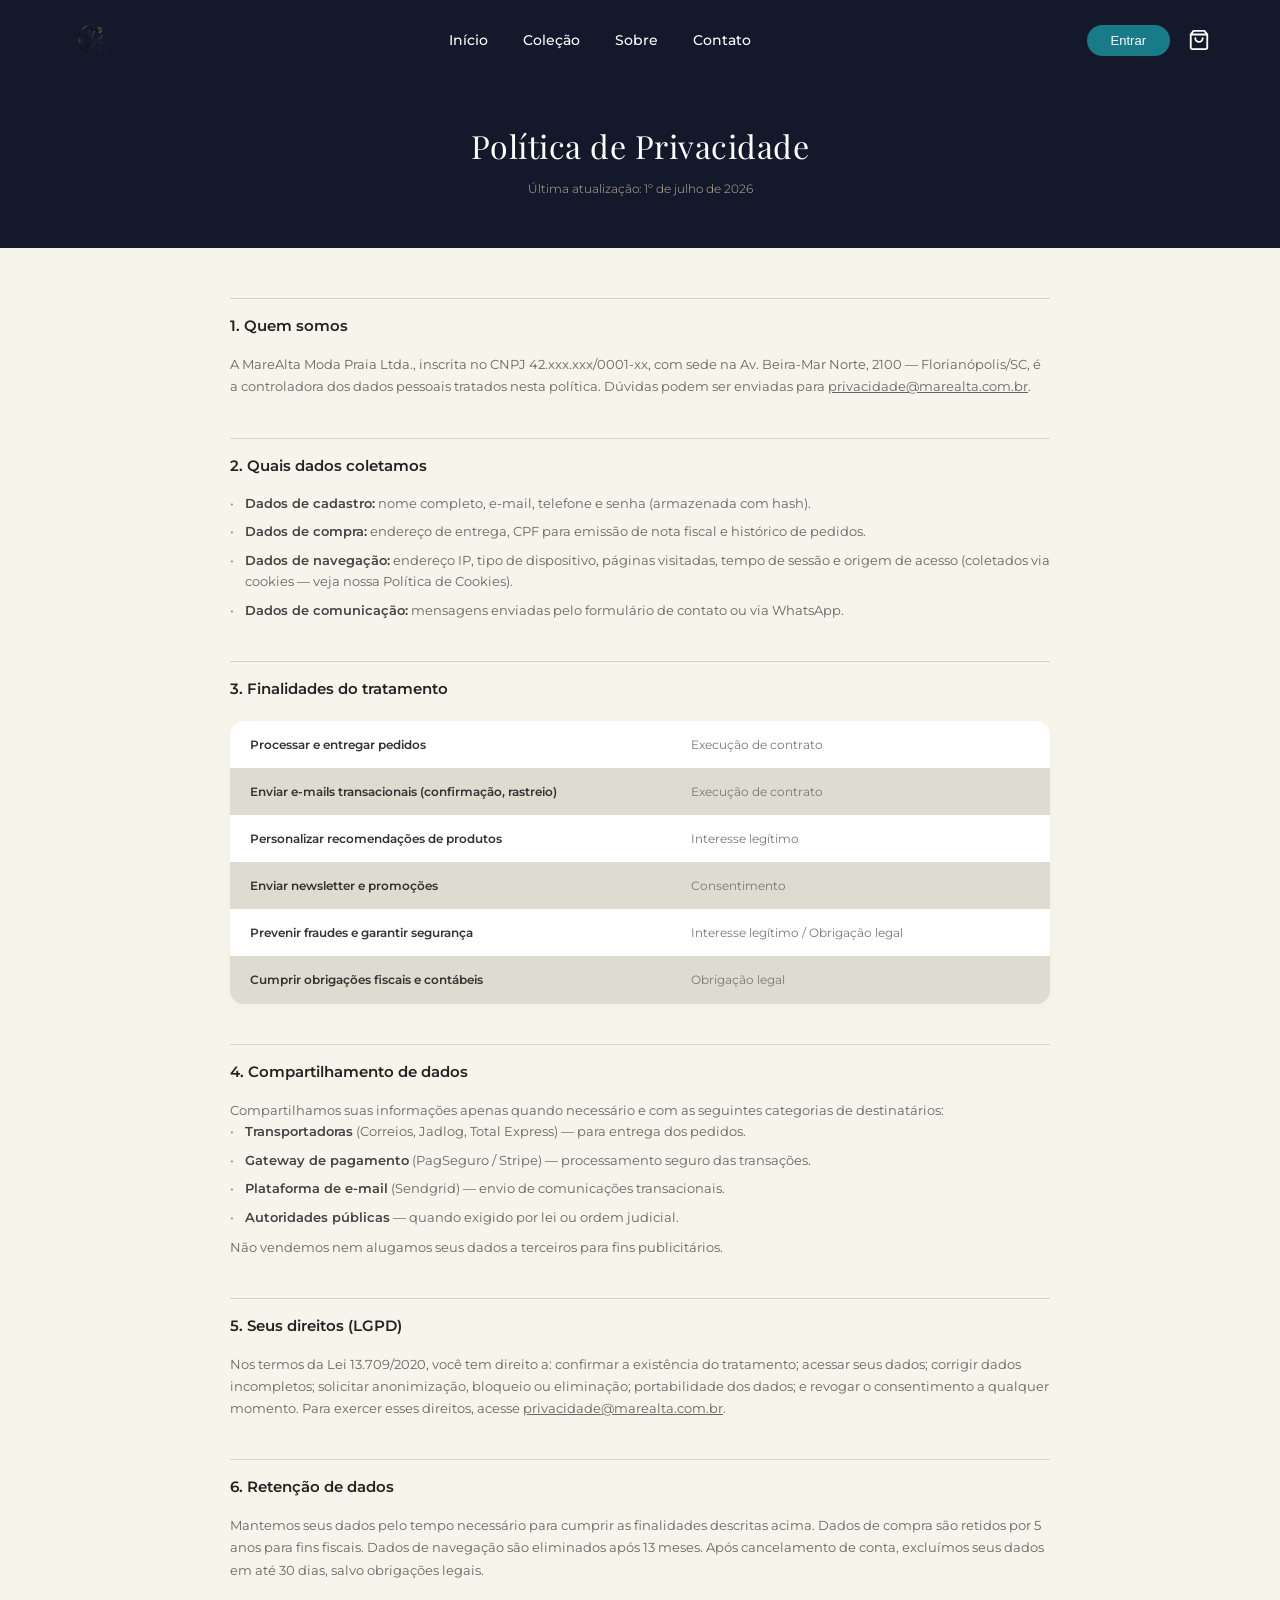
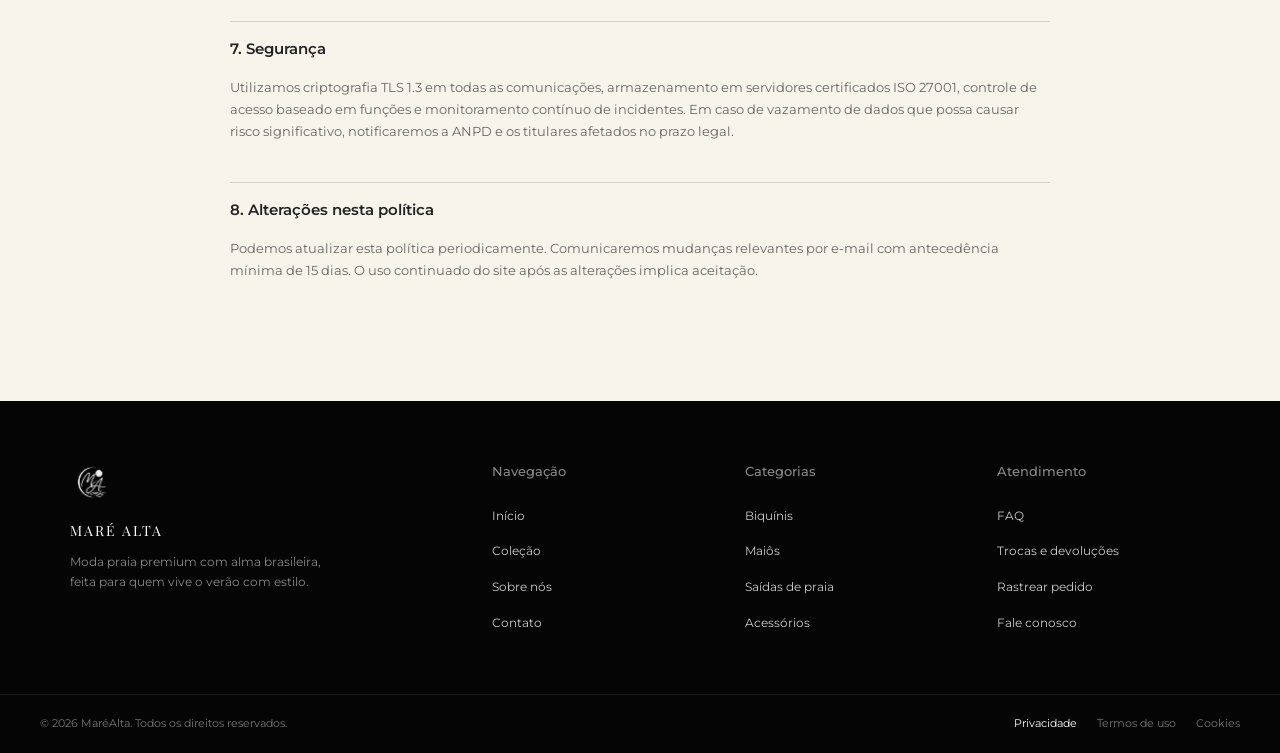
<file: privacidade.html>
<!DOCTYPE html>
<html lang="pt-BR">
<head>
  <meta charset="UTF-8">
  <meta name="viewport" content="width=device-width, initial-scale=1.0">
  <title>Política de Privacidade - MaréAlta</title>
  
  <link rel="preconnect" href="https://fonts.googleapis.com">
  <link rel="preconnect" href="https://fonts.gstatic.com" crossorigin>
  <link href="https://fonts.googleapis.com/css2?family=Montserrat:wght@300;400;500;600;700&family=Playfair+Display:ital,wght@0,500;0,600;1,400&display=swap" rel="stylesheet">
  
  <link rel="stylesheet" href="privacidade.css">
</head>
<body>

  <header id="cabecalho-principal">
    <div class="container-cabecalho">
      <a href="index.html" class="logo">
        <img src="meunome.png" alt="MaréAlta" class="icone-logo">
      </a>

      <nav class="menu-navegacao">
        <a href="index.html">Início</a>
        <a href="colecao.html">Coleção</a>
        <a href="/mareAlta-projetoIntegrador/Sobre.html">Sobre</a>
        <a href="index.html#contato">Contato</a>
      </nav>

      <div class="acoes-cabecalho">
        <button class="botao-entrar">Entrar</button>
        <button class="botao-carrinho" aria-label="Carrinho de compras">
          <svg width="22" height="22" viewBox="0 0 24 24" fill="none" stroke="currentColor" stroke-width="2" stroke-linecap="round" stroke-linejoin="round">
            <path d="M6 2L3 6v14a2 2 0 0 0 2 2h14a2 2 0 0 0 2-2V6l-3-4z"></path>
            <line x1="3" y1="6" x2="21" y2="6"></line>
            <path d="M16 10a4 4 0 0 1-8 0"></path>
          </svg>
        </button>
      </div>
    </div>
  </header>

  <section class="banner-privacidade">
    <div class="container-banner">
      <h1>Política de Privacidade</h1>
      <p class="data-atualizacao">Última atualização: 1º de julho de 2026</p>
    </div>
  </section>

  <main class="conteudo-privacidade">
    <div class="container-texto">

      <section class="topico-privacidade">
        <h2>1. Quem somos</h2>
        <p>A MareAlta Moda Praia Ltda., inscrita no CNPJ 42.xxx.xxx/0001-xx, com sede na Av. Beira-Mar Norte, 2100 — Florianópolis/SC, é a controladora dos dados pessoais tratados nesta política. Dúvidas podem ser enviadas para <a href="mailto:privacidade@marealta.com.br" class="link-contato">privacidade@marealta.com.br</a>.</p>
      </section>

      <section class="topico-privacidade">
        <h2>2. Quais dados coletamos</h2>
        <ul class="lista-dados">
          <li><strong>Dados de cadastro:</strong> nome completo, e-mail, telefone e senha (armazenada com hash).</li>
          <li><strong>Dados de compra:</strong> endereço de entrega, CPF para emissão de nota fiscal e histórico de pedidos.</li>
          <li><strong>Dados de navegação:</strong> endereço IP, tipo de dispositivo, páginas visitadas, tempo de sessão e origem de acesso (coletados via cookies — veja nossa Política de Cookies).</li>
          <li><strong>Dados de comunicação:</strong> mensagens enviadas pelo formulário de contato ou via WhatsApp.</li>
        </ul>
      </section>

      <section class="topico-privacidade">
        <h2>3. Finalidades do tratamento</h2>
        
        <div class="tabela-finalidades">
          <div class="linha-tabela linha-impar">
            <div class="coluna-finalidade">Processar e entregar pedidos</div>
            <div class="coluna-base">Execução de contrato</div>
          </div>
          <div class="linha-tabela linha-par">
            <div class="coluna-finalidade">Enviar e-mails transacionais (confirmação, rastreio)</div>
            <div class="coluna-base">Execução de contrato</div>
          </div>
          <div class="linha-tabela linha-impar">
            <div class="coluna-finalidade">Personalizar recomendações de produtos</div>
            <div class="coluna-base">Interesse legítimo</div>
          </div>
          <div class="linha-tabela linha-par">
            <div class="coluna-finalidade">Enviar newsletter e promoções</div>
            <div class="coluna-base">Consentimento</div>
          </div>
          <div class="linha-tabela linha-impar">
            <div class="coluna-finalidade">Prevenir fraudes e garantir segurança</div>
            <div class="coluna-base">Interesse legítimo / Obrigação legal</div>
          </div>
          <div class="linha-tabela linha-par">
            <div class="coluna-finalidade">Cumprir obrigações fiscais e contábeis</div>
            <div class="coluna-base">Obrigação legal</div>
          </div>
        </div>
      </section>

      <section class="topico-privacidade">
        <h2>4. Compartilhamento de dados</h2>
        <p>Compartilhamos suas informações apenas quando necessário e com as seguintes categorias de destinatários:</p>
        <ul class="lista-destinatarios">
          <li><strong>Transportadoras</strong> (Correios, Jadlog, Total Express) — para entrega dos pedidos.</li>
          <li><strong>Gateway de pagamento</strong> (PagSeguro / Stripe) — processamento seguro das transações.</li>
          <li><strong>Plataforma de e-mail</strong> (Sendgrid) — envio de comunicações transacionais.</li>
          <li><strong>Autoridades públicas</strong> — quando exigido por lei ou ordem judicial.</li>
        </ul>
        <p>Não vendemos nem alugamos seus dados a terceiros para fins publicitários.</p>
      </section>

      <section class="topico-privacidade">
        <h2>5. Seus direitos (LGPD)</h2>
        <p>Nos termos da Lei 13.709/2020, você tem direito a: confirmar a existência do tratamento; acessar seus dados; corrigir dados incompletos; solicitar anonimização, bloqueio ou eliminação; portabilidade dos dados; e revogar o consentimento a qualquer momento. Para exercer esses direitos, acesse <a href="mailto:privacidade@marealta.com.br" class="link-contato">privacidade@marealta.com.br</a>.</p>
      </section>

      <section class="topico-privacidade">
        <h2>6. Retenção de dados</h2>
        <p>Mantemos seus dados pelo tempo necessário para cumprir as finalidades descritas acima. Dados de compra são retidos por 5 anos para fins fiscais. Dados de navegação são eliminados após 13 meses. Após cancelamento de conta, excluímos seus dados em até 30 dias, salvo obrigações legais.</p>
      </section>

      <section class="topico-privacidade">
        <h2>7. Segurança</h2>
        <p>Utilizamos criptografia TLS 1.3 em todas as comunicações, armazenamento em servidores certificados ISO 27001, controle de acesso baseado em funções e monitoramento contínuo de incidentes. Em caso de vazamento de dados que possa causar risco significativo, notificaremos a ANPD e os titulares afetados no prazo legal.</p>
      </section>

      <section class="topico-privacidade">
        <h2>8. Alterações nesta política</h2>
        <p>Podemos atualizar esta política periodicamente. Comunicaremos mudanças relevantes por e-mail com antecedência mínima de 15 dias. O uso continuado do site após as alterações implica aceitação.</p>
      </section>

    </div>
  </main>

  <footer class="rodape-principal">
    <div class="container-rodape">
      
      <div class="coluna-rodape marca">
        <div class="logo-rodape">
          <img src="seunome.png" alt="MaréAlta" class="icone-logo">
        </div>
        <p class="nome-marca">MARÉ ALTA</p>
        <p class="descricao-marca">Moda praia premium com alma brasileira, feita para quem vive o verão com estilo.</p>
      </div>

      <div class="coluna-rodape">
        <h4>Navegação</h4>
        <ul>
          <li><a href="index.html">Início</a></li>
          <li><a href="/mareAlta-projetoIntegrador/colecao.html">Coleção</a></li>
          <li><a href="/mareAlta-projetoIntegrador/Sobre.html">Sobre nós</a></li>
          <li><a href="index.html#contato">Contato</a></li>
        </ul>
      </div>

      <div class="coluna-rodape">
        <h4>Categorias</h4>
        <ul>
          <li><a href="colecao.html">Biquínis</a></li>
          <li><a href="colecao.html">Maiôs</a></li>
          <li><a href="colecao.html">Saídas de praia</a></li>
          <li><a href="colecao.html">Acessórios</a></li>
        </ul>
      </div>

      <div class="coluna-rodape">
        <h4>Atendimento</h4>
        <ul>
          <li><a href="/mareAlta-projetoIntegrador/index.html#contato">FAQ</a></li>
          <li><a href="/mareAlta-projetoIntegrador/index.html#contato">Trocas e devoluções</a></li>
          <li><a href="/mareAlta-projetoIntegrador/rastreio.html">Rastrear pedido</a></li>
          <li><a href="/mareAlta-projetoIntegrador/index.html#contato">Fale conosco</a></li>
        </ul>
      </div>

    </div>

    <div class="barra-inferior-rodape">
      <div class="container-barra-inferior">
        <p>© 2026 MaréAlta. Todos os direitos reservados.</p>
        <div class="links-legais">
          <a href="privacidade.html" class="ativo">Privacidade</a>
          <a href="termos.html">Termos de uso</a>
          <a href="cookies.html">Cookies</a>
        </div>
      </div>
    </div>
  </footer>

  <div id="modal-auth" class="modal-sobreposicao">
    <div class="modal-conteudo">
      <button id="fechar-modal" class="btn-fechar" aria-label="Fechar modal">&times;</button>
      
      <div id="container-abas" class="modal-abas">
        <button class="aba-btn ativo" data-tab="login">Entrar</button>
        <button class="aba-btn" data-tab="cadastro">Cadastrar</button>
      </div>

      <div id="tab-login" class="conteudo-aba ativo">
        <form id="form-login">
          <div class="campo-grupo">
            <label for="login-email">E-mail</label>
            <input type="email" id="login-email" placeholder="seu@email.com" required>
          </div>
          <div class="campo-grupo">
            <label for="login-senha">Senha</label>
            <div class="wrapper-senha">
              <input type="password" id="login-senha" placeholder="Sua senha" required>
              <button type="button" class="btn-toggle-senha" aria-label="Mostrar senha"></button>
            </div>
          </div>
          <a href="#" id="link-ir-recuperar" class="link-esqueceu-senha">Esqueceu sua senha?</a>
          <button type="submit" id="btn-login-submit" class="btn-submit">Entrar</button>
        </form>
      </div>

      <div id="tab-cadastro" class="conteudo-aba">
        <form id="form-cadastro">
          <div class="campo-grupo">
            <label for="cad-nome">Nome Completo</label>
            <input type="text" id="cad-nome" placeholder="Seu nome" required>
          </div>
          <div class="campo-grupo">
            <label for="cad-email">E-mail</label>
            <input type="email" id="cad-email" placeholder="seu@email.com" required>
          </div>
          <div class="campo-grupo">
            <label for="cad-senha">Senha</label>
            <div class="wrapper-senha">
              <input type="password" id="cad-senha" placeholder="Crie uma senha" required>
              <button type="button" class="btn-toggle-senha" aria-label="Mostrar senha"></button>
            </div>
          </div>
          <div class="campo-grupo">
            <label for="cad-confirmar">Confirmar Senha</label>
            <div class="wrapper-senha">
              <input type="password" id="cad-confirmar" placeholder="Repita a senha" required>
              <button type="button" class="btn-toggle-senha" aria-label="Mostrar senha"></button>
            </div>
          </div>
          <button type="submit" id="btn-cadastro-submit" class="btn-submit">Criar Conta</button>
        </form>
      </div>

      <div id="tab-recuperar" class="conteudo-aba">
        <h3>Recuperar Senha</h3>
        <p class="instrucao-recuperar">Informe o e-mail cadastrado para receber as instruções de redefinição.</p>
        <form id="form-recuperar">
          <div class="campo-grupo">
            <label for="rec-email">E-mail</label>
            <input type="email" id="rec-email" placeholder="seu@email.com" required>
          </div>
          <button type="submit" class="btn-submit">Enviar Link</button>
          <a href="#" id="link-voltar-login" class="link-voltar">Voltar para o Login</a>
        </form>
      </div>
    </div>
  </div>

  <script src="script.js"></script>
</body>
</html>
</file>
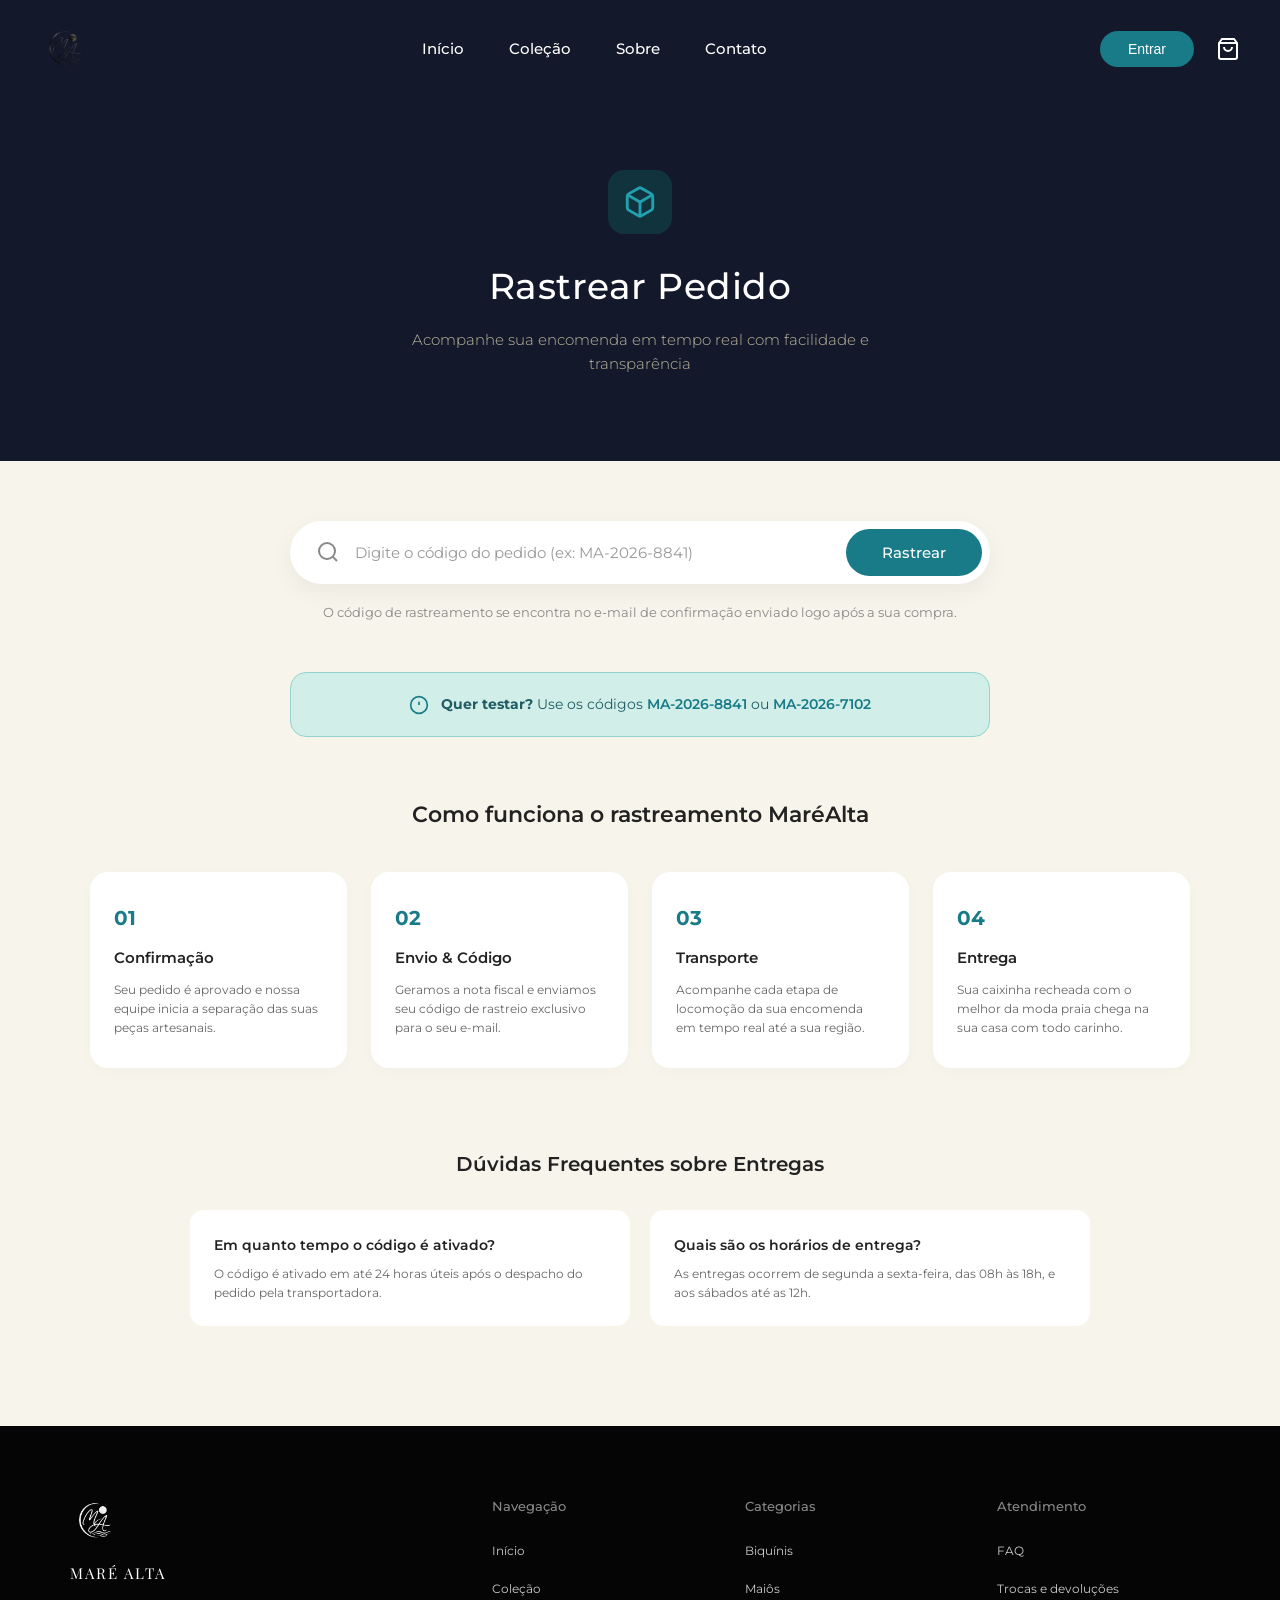
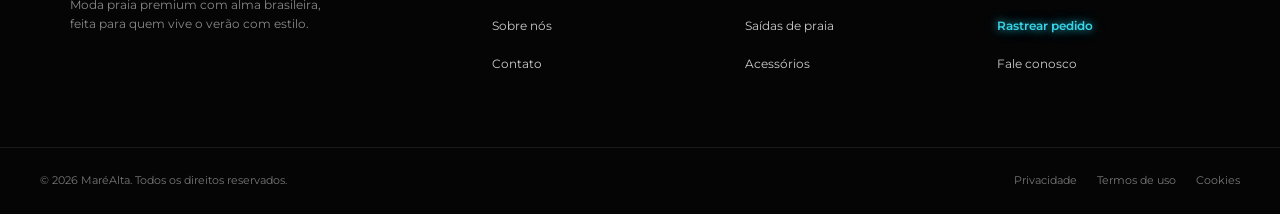
<file: rastreio.html>
<!DOCTYPE html>
<html lang="pt-BR">
<head>
  <meta charset="UTF-8">
  <meta name="viewport" content="width=device-width, initial-scale=1.0">
  <title>Rastrear Pedido - MaréAlta</title>
  
  <link rel="preconnect" href="https://fonts.googleapis.com">
  <link rel="preconnect" href="https://fonts.gstatic.com" crossorigin>
  <link href="https://fonts.googleapis.com/css2?family=Montserrat:wght@300;400;500;600;700&family=Playfair+Display:ital,wght@0,500;0,600;1,400&display=swap" rel="stylesheet">
  
  <link rel="stylesheet" href="rastreio.css">
</head>
<body>

  <header id="cabecalho-principal">
    <div class="container-cabecalho">
      <a href="index.html" class="logo">
        <img src="meunome.png" alt="MaréAlta" class="icone-logo">
      </a>
      <nav class="menu-navegacao">
        <a href="index.html">Início</a>
        <a href="colecao.html">Coleção</a>
        <a href="sobre.html">Sobre</a>
        <a href="index.html#contato">Contato</a>
      </nav>
      <div class="acoes-cabecalho">
        <button class="botao-entrar">Entrar</button>
        <button class="botao-carrinho" aria-label="Carrinho de compras">
          <svg width="24" height="24" viewBox="0 0 24 24" fill="none" stroke="currentColor" stroke-width="2"><path d="M6 2L3 6v14a2 2 0 0 0 2 2h14a2 2 0 0 0 2-2V6l-3-4z"></path><line x1="3" y1="6" x2="21" y2="6"></line><path d="M16 10a4 4 0 0 1-8 0"></path></svg>
        </button>
      </div>
    </div>
  </header>

  <section class="banner-rastreio">
    <div class="container-banner">
      <div class="icone-pacote-wrapper">
        <svg width="34" height="34" viewBox="0 0 24 24" fill="none" stroke="#23a1b0" stroke-width="2"><path d="M21 16V8a2 2 0 0 0-1-1.73l-7-4a2 2 0 0 0-2 0l-7 4A2 2 0 0 0 3 8v8a2 2 0 0 0 1 1.73l7 4a2 2 0 0 0 2 0l7-4A2 2 0 0 0 21 16z"></path><polyline points="3.27 6.96 12 12.01 20.73 6.96"></polyline><line x1="12" y1="22.08" x2="12" y2="12"></line></svg>
      </div>
      <h1>Rastrear Pedido</h1>
      <p class="subtitulo-banner">Acompanhe sua encomenda em tempo real com facilidade e transparência</p>
    </div>
  </section>

  <main class="conteudo-rastreio">
    
    <div class="container-busca-rastreio">
      <form id="form-rastreio" class="bar-busca-rastreio">
        <svg class="icone-lupa" width="24" height="24" viewBox="0 0 24 24" fill="none" stroke="#888888" stroke-width="2"><circle cx="11" cy="11" r="8"></circle><line x1="21" y1="21" x2="16.65" y2="16.65"></line></svg>
        <input type="text" id="input-codigo-rastreio" placeholder="Digite o código do pedido (ex: MA-2026-8841)" required autocomplete="off">
        <button type="submit" class="btn-buscar-rastreio">Rastrear</button>
      </form>
      <p class="dica-codigo">O código de rastreamento se encontra no e-mail de confirmação enviado logo após a sua compra.</p>
    </div>

    <div id="visao-inicial" class="painel-transicao ativo">
      <div class="caixa-alerta-teste">
        <svg class="icone-info" width="20" height="20" viewBox="0 0 24 24" fill="none" stroke="#197b88" stroke-width="2"><circle cx="12" cy="12" r="10"></circle><line x1="12" y1="8" x2="12" y2="12"></line><line x1="12" y1="16" x2="12.01" y2="16"></line></svg>
        <p><strong>Quer testar?</strong> Use os códigos <span class="codigo-destaque">MA-2026-8841</span> ou <span class="codigo-destaque">MA-2026-7102</span></p>
      </div>

      <section class="secao-passos-rastreio">
        <h2 class="titulo-secao-passos">Como funciona o rastreamento MaréAlta</h2>
        <div class="grid-passos">
          <div class="card-passo"><div class="numero-passo">01</div><h3>Confirmação</h3><p>Seu pedido é aprovado e nossa equipe inicia a separação das suas peças artesanais.</p></div>
          <div class="card-passo"><div class="numero-passo">02</div><h3>Envio & Código</h3><p>Geramos a nota fiscal e enviamos seu código de rastreio exclusivo para o seu e-mail.</p></div>
          <div class="card-passo"><div class="numero-passo">03</div><h3>Transporte</h3><p>Acompanhe cada etapa de locomoção da sua encomenda em tempo real até a sua região.</p></div>
          <div class="card-passo"><div class="numero-passo">04</div><h3>Entrega</h3><p>Sua caixinha recheada com o melhor da moda praia chega na sua casa com todo carinho.</p></div>
        </div>
      </section>

      <section class="secao-duvidas-rastreio">
        <h2>Dúvidas Frequentes sobre Entregas</h2>
        <div class="grid-duvidas">
          <div class="card-duvida"><h4>Em quanto tempo o código é ativado?</h4><p>O código é ativado em até 24 horas úteis após o despacho do pedido pela transportadora.</p></div>
          <div class="card-duvida"><h4>Quais são os horários de entrega?</h4><p>As entregas ocorrem de segunda a sexta-feira, das 08h às 18h, e aos sábados até as 12h.</p></div>
        </div>
      </section>
    </div>

    <div id="visao-resultado" class="painel-transicao oculto">
      
      <div class="container-botao-voltar">
        <button id="btn-voltar-codigos" class="btn-voltar-codigos">
          <svg width="18" height="18" viewBox="0 0 24 24" fill="none" stroke="currentColor" stroke-width="2"><polyline points="15 18 9 12 15 6"></polyline></svg>
          Voltar para os códigos
        </button>
      </div>

      <div class="card-detalhes-pedido">
        <div class="cabecalho-card-detalhes">
          <div>
            <span class="label-pequeno">Código do pedido</span>
            <h2 id="res-codigo-pedido">MA-2026-7102</h2>
          </div>
          <span class="tag-status" id="res-status-tag">A caminho</span>
        </div>
        <div class="grid-informacoes-pedido">
          <div class="item-info"><span class="label-info">Produtos</span><strong id="res-produtos">Bermuda Floral Surf</strong></div>
          <div class="item-info"><span class="label-info">Transportadora</span><strong id="res-transportadora">Correios (SEDEX)</strong></div>
          <div class="item-info"><span class="label-info">Previsão de entrega</span><strong id="res-previsao" class="texto-destaque-verde">12 de julho de 2026</strong></div>
        </div>
      </div>

      <div class="card-progresso-entrega">
        <h3>Progresso da entrega</h3>
        <div class="linha-progresso-wrapper">
          <div class="linha-trilho"></div>
          <div class="linha-preenchimento" id="res-barra-progresso"></div>
          <div class="etapas-progresso">
            <div class="etapa-item" data-step="1"><div class="circulo-etapa"></div><span>Pedido</span></div>
            <div class="etapa-item" data-step="2"><div class="circulo-etapa"></div><span>Separação</span></div>
            <div class="etapa-item" data-step="3"><div class="circulo-etapa"></div><span>Enviado</span></div>
            <div class="etapa-item" data-step="4"><div class="circulo-etapa"></div><span>Trânsito</span></div>
            <div class="etapa-item" data-step="5"><div class="circulo-etapa"></div><span>Saiu</span></div>
            <div class="etapa-item" data-step="6"><div class="circulo-etapa"></div><span>Entregue</span></div>
          </div>
        </div>
      </div>

      <div class="card-historico-movimentacoes">
        <h3>Histórico de movimentações</h3>
        <div class="timeline-historico" id="res-historico-lista">
        </div>
      </div>

      <div class="card-suporte-ajuda">
        <div class="texto-suporte">
          <h4>Precisa de ajuda?</h4>
          <p>Nossa equipe responde em até 2h úteis.</p>
        </div>
        <a href="https://wa.me/5500000000000" target="_blank" class="btn-whatsapp">Whatsapp</a>
      </div>

    </div>

  </main>

  <footer class="rodape-principal">
    <div class="container-rodape">
      <div class="coluna-rodape marca">
        <div class="logo-rodape"><img src="seunome.png" alt="MaréAlta" class="icone-logo"></div>
        <p class="nome-marca">MARÉ ALTA</p>
        <p class="descricao-marca">Moda praia premium com alma brasileira, feita para quem vive o verão com estilo.</p>
      </div>
      <div class="coluna-rodape">
        <h4>Navegação</h4>
        <ul>
          <li><a href="index.html">Início</a></li>
          <li><a href="colecao.html">Coleção</a></li>
          <li><a href="Sobre.html">Sobre nós</a></li>
          <li><a href="index.html#contato">Contato</a></li>
        </ul>
      </div>
      <div class="coluna-rodape">
        <h4>Categorias</h4>
        <ul>
          <li><a href="colecao.html">Biquínis</a></li>
          <li><a href="colecao.html">Maiôs</a></li>
          <li><a href="colecao.html">Saídas de praia</a></li>
          <li><a href="colecao.html">Acessórios</a></li>
        </ul>
      </div>
      <div class="coluna-rodape">
        <h4>Atendimento</h4>
        <ul>
          <li><a href="/mareAlta-projetoIntegrador/index.html#contato">FAQ</a></li>
          <li><a href="/mareAlta-projetoIntegrador/index.html#contato">Trocas e devoluções</a></li>
          <li><a href="rastreio.html" class="link-brilhante-ativo">Rastrear pedido</a></li>
          <li><a href="/mareAlta-projetoIntegrador/index.html#contato">Fale conosco</a></li>
        </ul>
      </div>
    </div>
    <div class="barra-inferior-rodape">
      <div class="container-barra-inferior">
        <p>© 2026 MaréAlta. Todos os direitos reservados.</p>
        <div class="links-legais">
          <a href="privacidade.html">Privacidade</a>
          <a href="termos.html">Termos de uso</a>
          <a href="cookies.html">Cookies</a>
        </div>
      </div>
    </div>
  </footer>

  <script src="script.js"></script>
</body>
</html>
</file>
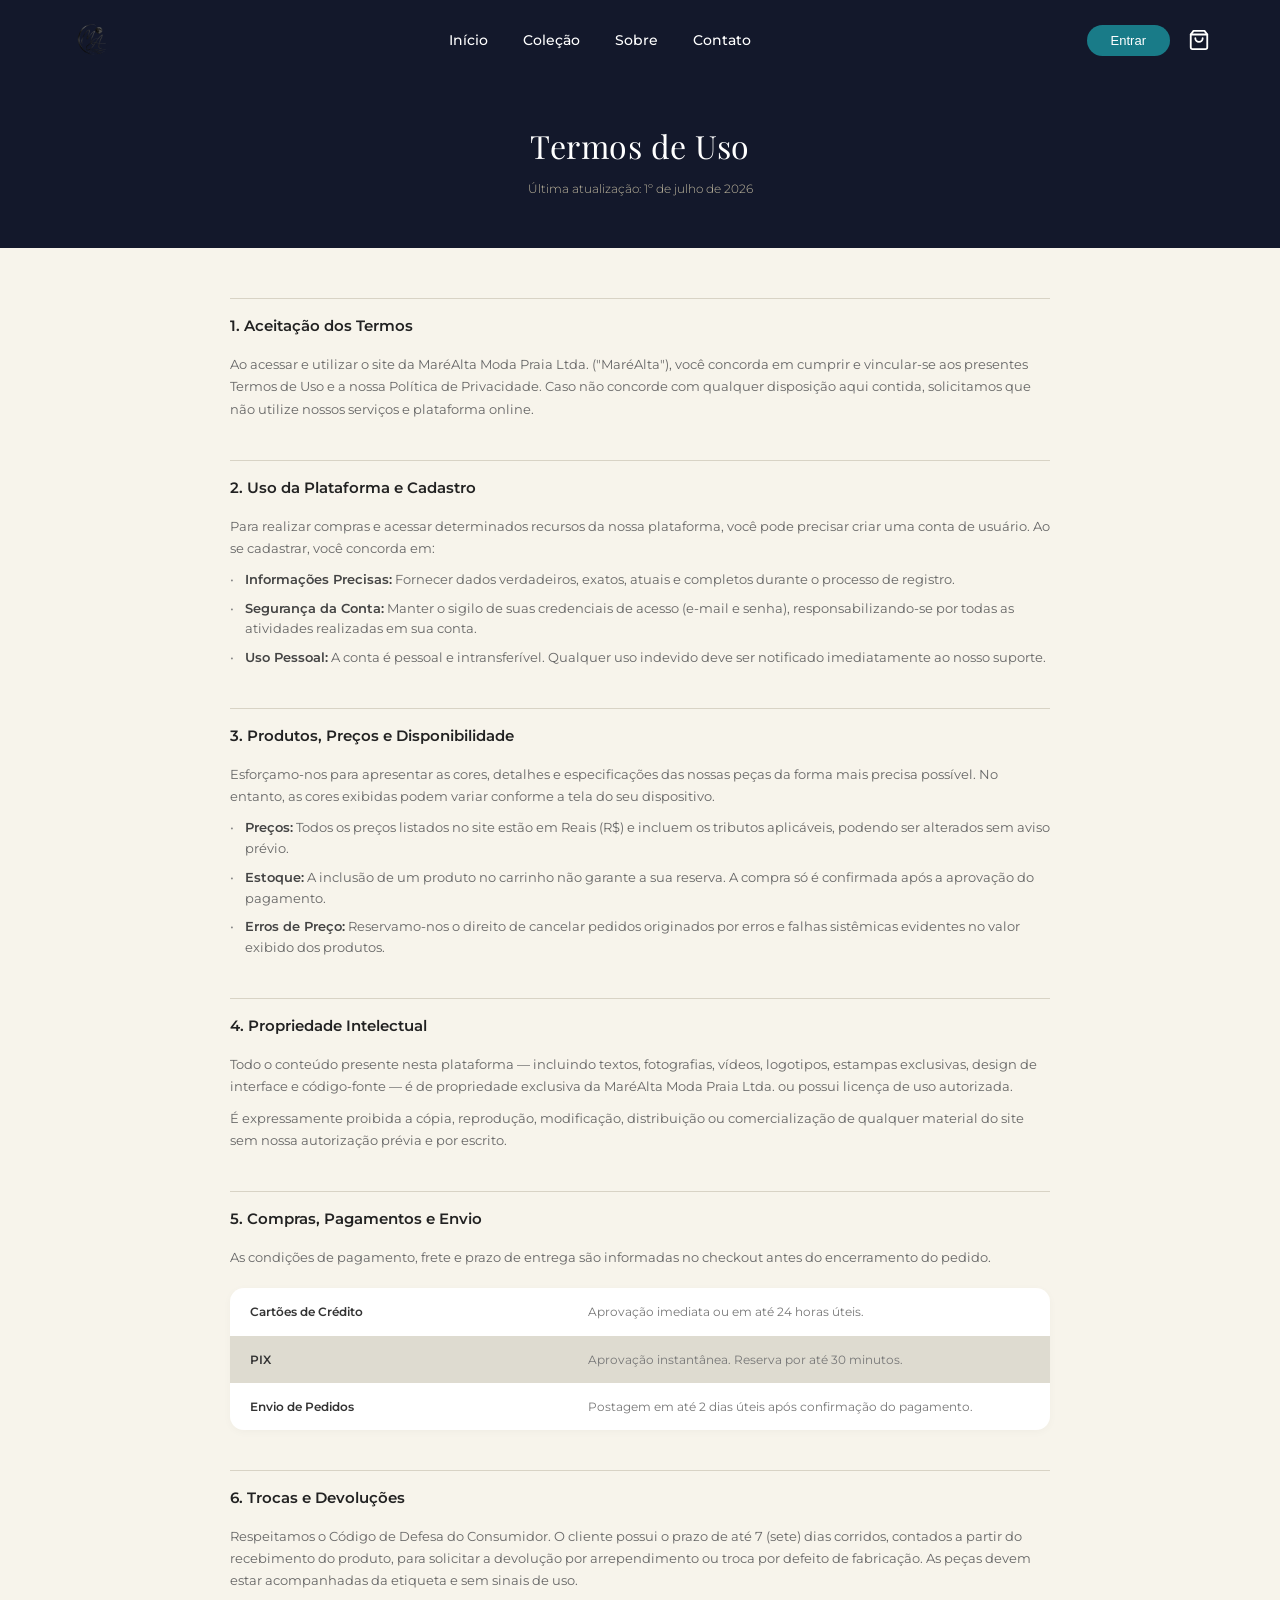
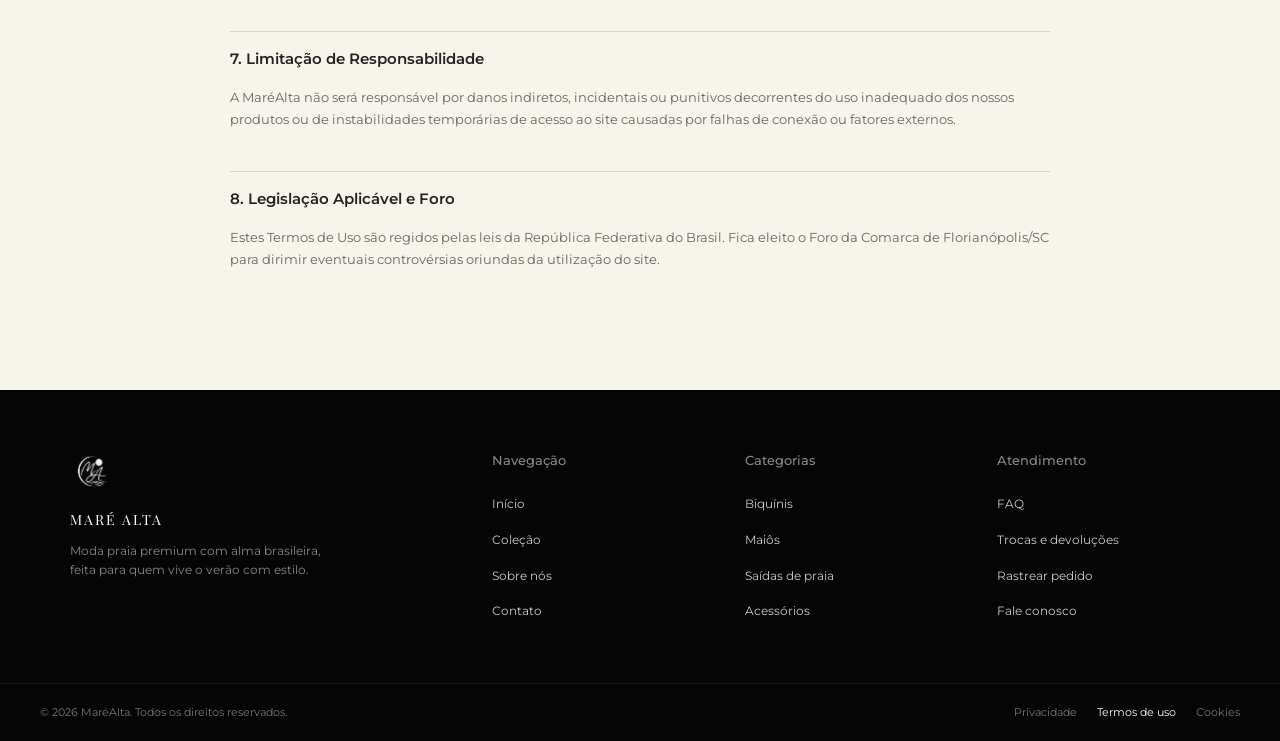
<file: termos.html>
<!DOCTYPE html>
<html lang="pt-BR">
<head>
  <meta charset="UTF-8">
  <meta name="viewport" content="width=device-width, initial-scale=1.0">
  <title>Termos de Uso - MaréAlta</title>
  
  <link rel="preconnect" href="https://fonts.googleapis.com">
  <link rel="preconnect" href="https://fonts.gstatic.com" crossorigin>
  <link href="https://fonts.googleapis.com/css2?family=Montserrat:wght@300;400;500;600;700&family=Playfair+Display:ital,wght@0,500;0,600;1,400&display=swap" rel="stylesheet">
  
  <link rel="stylesheet" href="termos.css">
</head>
<body>

  <header id="cabecalho-principal">
    <div class="container-cabecalho">
      <a href="index.html" class="logo">
        <img src="meunome.png" alt="MaréAlta" class="icone-logo">
      </a>

      <nav class="menu-navegacao">
        <a href="index.html">Início</a>
        <a href="colecao.html">Coleção</a>
        <a href="sobre.html">Sobre</a>
        <a href="index.html#contato">Contato</a>
      </nav>

      <div class="acoes-cabecalho">
        <button class="botao-entrar">Entrar</button>
        <button class="botao-carrinho" aria-label="Carrinho de compras">
          <svg width="22" height="22" viewBox="0 0 24 24" fill="none" stroke="currentColor" stroke-width="2" stroke-linecap="round" stroke-linejoin="round">
            <path d="M6 2L3 6v14a2 2 0 0 0 2 2h14a2 2 0 0 0 2-2V6l-3-4z"></path>
            <line x1="3" y1="6" x2="21" y2="6"></line>
            <path d="M16 10a4 4 0 0 1-8 0"></path>
          </svg>
        </button>
      </div>
    </div>
  </header>

  <section class="banner-termos">
    <div class="container-banner">
      <h1>Termos de Uso</h1>
      <p class="data-atualizacao">Última atualização: 1º de julho de 2026</p>
    </div>
  </section>

  <main class="conteudo-termos">
    <div class="container-texto">

      <section class="topico-termos">
        <h2>1. Aceitação dos Termos</h2>
        <p>Ao acessar e utilizar o site da MaréAlta Moda Praia Ltda. ("MaréAlta"), você concorda em cumprir e vincular-se aos presentes Termos de Uso e a nossa Política de Privacidade. Caso não concorde com qualquer disposição aqui contida, solicitamos que não utilize nossos serviços e plataforma online.</p>
      </section>

      <section class="topico-termos">
        <h2>2. Uso da Plataforma e Cadastro</h2>
        <p>Para realizar compras e acessar determinados recursos da nossa plataforma, você pode precisar criar uma conta de usuário. Ao se cadastrar, você concorda em:</p>
        <ul class="lista-termos">
          <li><strong>Informações Precisas:</strong> Fornecer dados verdadeiros, exatos, atuais e completos durante o processo de registro.</li>
          <li><strong>Segurança da Conta:</strong> Manter o sigilo de suas credenciais de acesso (e-mail e senha), responsabilizando-se por todas as atividades realizadas em sua conta.</li>
          <li><strong>Uso Pessoal:</strong> A conta é pessoal e intransferível. Qualquer uso indevido deve ser notificado imediatamente ao nosso suporte.</li>
        </ul>
      </section>

      <section class="topico-termos">
        <h2>3. Produtos, Preços e Disponibilidade</h2>
        <p>Esforçamo-nos para apresentar as cores, detalhes e especificações das nossas peças da forma mais precisa possível. No entanto, as cores exibidas podem variar conforme a tela do seu dispositivo.</p>
        <ul class="lista-termos">
          <li><strong>Preços:</strong> Todos os preços listados no site estão em Reais (R$) e incluem os tributos aplicáveis, podendo ser alterados sem aviso prévio.</li>
          <li><strong>Estoque:</strong> A inclusão de um produto no carrinho não garante a sua reserva. A compra só é confirmada após a aprovação do pagamento.</li>
          <li><strong>Erros de Preço:</strong> Reservamo-nos o direito de cancelar pedidos originados por erros e falhas sistêmicas evidentes no valor exibido dos produtos.</li>
        </ul>
      </section>

      <section class="topico-termos">
        <h2>4. Propriedade Intelectual</h2>
        <p>Todo o conteúdo presente nesta plataforma — incluindo textos, fotografias, vídeos, logotipos, estampas exclusivas, design de interface e código-fonte — é de propriedade exclusiva da MaréAlta Moda Praia Ltda. ou possui licença de uso autorizada.</p>
        <p>É expressamente proibida a cópia, reprodução, modificação, distribuição ou comercialização de qualquer material do site sem nossa autorização prévia e por escrito.</p>
      </section>

      <section class="topico-termos">
        <h2>5. Compras, Pagamentos e Envio</h2>
        <p>As condições de pagamento, frete e prazo de entrega são informadas no checkout antes do encerramento do pedido.</p>
        <div class="tabela-termos">
          <div class="linha-tabela linha-impar">
            <div class="coluna-termo">Cartões de Crédito</div>
            <div class="coluna-detalhe">Aprovação imediata ou em até 24 horas úteis.</div>
          </div>
          <div class="linha-tabela linha-par">
            <div class="coluna-termo">PIX</div>
            <div class="coluna-detalhe">Aprovação instantânea. Reserva por até 30 minutos.</div>
          </div>
          <div class="linha-tabela linha-impar">
            <div class="coluna-termo">Envio de Pedidos</div>
            <div class="coluna-detalhe">Postagem em até 2 dias úteis após confirmação do pagamento.</div>
          </div>
        </div>
      </section>

      <section class="topico-termos">
        <h2>6. Trocas e Devoluções</h2>
        <p>Respeitamos o Código de Defesa do Consumidor. O cliente possui o prazo de até 7 (sete) dias corridos, contados a partir do recebimento do produto, para solicitar a devolução por arrependimento ou troca por defeito de fabricação. As peças devem estar acompanhadas da etiqueta e sem sinais de uso.</p>
      </section>

      <section class="topico-termos">
        <h2>7. Limitação de Responsabilidade</h2>
        <p>A MaréAlta não será responsável por danos indiretos, incidentais ou punitivos decorrentes do uso inadequado dos nossos produtos ou de instabilidades temporárias de acesso ao site causadas por falhas de conexão ou fatores externos.</p>
      </section>

      <section class="topico-termos">
        <h2>8. Legislação Aplicável e Foro</h2>
        <p>Estes Termos de Uso são regidos pelas leis da República Federativa do Brasil. Fica eleito o Foro da Comarca de Florianópolis/SC para dirimir eventuais controvérsias oriundas da utilização do site.</p>
      </section>

    </div>
  </main>

  <footer class="rodape-principal">
    <div class="container-rodape">
      
      <div class="coluna-rodape marca">
        <div class="logo-rodape">
          <img src="seunome.png" alt="MaréAlta" class="icone-logo">
        </div>
        <p class="nome-marca">MARÉ ALTA</p>
        <p class="descricao-marca">Moda praia premium com alma brasileira, feita para quem vive o verão com estilo.</p>
      </div>

      <div class="coluna-rodape">
        <h4>Navegação</h4>
        <ul>
          <li><a href="index.html">Início</a></li>
          <li><a href="colecao.html">Coleção</a></li>
          <li><a href="sobre.html">Sobre nós</a></li>
          <li><a href="index.html#contato">Contato</a></li>
        </ul>
      </div>

      <div class="coluna-rodape">
        <h4>Categorias</h4>
        <ul>
          <li><a href="colecao.html">Biquínis</a></li>
          <li><a href="colecao.html">Maiôs</a></li>
          <li><a href="colecao.html">Saídas de praia</a></li>
          <li><a href="colecao.html">Acessórios</a></li>
        </ul>
      </div>

      <div class="coluna-rodape">
        <h4>Atendimento</h4>
        <ul>
          <li><a href="/mareAlta-projetoIntegrador/index.html#contato">FAQ</a></li>
          <li><a href="/mareAlta-projetoIntegrador/index.html#contato">Trocas e devoluções</a></li>
          <li><a href="rastreio.html">Rastrear pedido</a></li>
          <li><a href="/mareAlta-projetoIntegrador/index.html#contato">Fale conosco</a></li>
        </ul>
      </div>

    </div>

    <div class="barra-inferior-rodape">
      <div class="container-barra-inferior">
        <p>© 2026 MaréAlta. Todos os direitos reservados.</p>
        <div class="links-legais">
          <a href="privacidade.html">Privacidade</a>
          <a href="termos.html" class="ativo">Termos de uso</a>
          <a href="cookies.html">Cookies</a>
        </div>
      </div>
    </div>
  </footer>

  <div id="modal-auth" class="modal-sobreposicao">
    <div class="modal-conteudo">
      <button id="fechar-modal" class="btn-fechar" aria-label="Fechar modal">&times;</button>
      
      <div id="container-abas" class="modal-abas">
        <button class="aba-btn ativo" data-tab="login">Entrar</button>
        <button class="aba-btn" data-tab="cadastro">Cadastrar</button>
      </div>

      <div id="tab-login" class="conteudo-aba ativo">
        <form id="form-login">
          <div class="campo-grupo">
            <label for="login-email">E-mail</label>
            <input type="email" id="login-email" placeholder="seu@email.com" required>
          </div>
          <div class="campo-grupo">
            <label for="login-senha">Senha</label>
            <div class="wrapper-senha">
              <input type="password" id="login-senha" placeholder="Sua senha" required>
              <button type="button" class="btn-toggle-senha" aria-label="Mostrar senha"></button>
            </div>
          </div>
          <a href="recuperar-senha.html" id="link-ir-recuperar" class="link-esqueceu-senha">Esqueceu sua senha?</a>
          <button type="submit" id="btn-login-submit" class="btn-submit">Entrar</button>
        </form>
      </div>

      <div id="tab-cadastro" class="conteudo-aba">
        <form id="form-cadastro">
          <div class="campo-grupo">
            <label for="cad-nome">Nome Completo</label>
            <input type="text" id="cad-nome" placeholder="Seu nome" required>
          </div>
          <div class="campo-grupo">
            <label for="cad-email">E-mail</label>
            <input type="email" id="cad-email" placeholder="seu@email.com" required>
          </div>
          <div class="campo-grupo">
            <label for="cad-senha">Senha</label>
            <div class="wrapper-senha">
              <input type="password" id="cad-senha" placeholder="Crie uma senha" required>
              <button type="button" class="btn-toggle-senha" aria-label="Mostrar senha"></button>
            </div>
          </div>
          <div class="campo-grupo">
            <label for="cad-confirmar">Confirmar Senha</label>
            <div class="wrapper-senha">
              <input type="password" id="cad-confirmar" placeholder="Repita a senha" required>
              <button type="button" class="btn-toggle-senha" aria-label="Mostrar senha"></button>
            </div>
          </div>
          <button type="submit" id="btn-cadastro-submit" class="btn-submit">Criar Conta</button>
        </form>
      </div>

      <div id="tab-recuperar" class="conteudo-aba">
        <h3>Recuperar Senha</h3>
        <p class="instrucao-recuperar">Informe o e-mail cadastrado para receber as instruções de redefinição.</p>
        <form id="form-recuperar">
          <div class="campo-grupo">
            <label for="rec-email">E-mail</label>
            <input type="email" id="rec-email" placeholder="seu@email.com" required>
          </div>
          <button type="submit" class="btn-submit">Enviar Link</button>
          <a href="#" id="link-voltar-login" class="link-voltar">Voltar para o Login</a>
        </form>
      </div>
    </div>
  </div>

  <script src="script.js"></script>
</body>
</html>
</file>
<file: privacidade.css>
/* ==========================================================
   RESET E ESTILOS GERAIS
   ========================================================== */
* {
  margin: 0;
  padding: 0;
  box-sizing: border-box;
}

body {
  font-family: 'Montserrat', sans-serif;
  background-color: #f7f4eb; /* Tom bege/creme */
  color: #555555;
  line-height: 1.6;
  padding-top: 0;
  -webkit-font-smoothing: antialiased;
}

a {
  color: inherit;
  text-decoration: none;
}

/* ==========================================================
   CABEÇALHO FIXO E TRANSPARENTE
   ========================================================== */
#cabecalho-principal {
  position: fixed;
  top: 0;
  left: 0;
  width: 100%;
  background-color: transparent;
  z-index: 1000;
  transition: background-color 0.4s ease, box-shadow 0.4s ease, backdrop-filter 0.4s ease;
}

.container-cabecalho {
  max-width: 1200px;
  margin: 0 auto;
  padding: 18px 30px;
  display: flex;
  align-items: center;
  justify-content: space-between;
}

/* ESTILIZAÇÃO DA LOGO DE IMAGEM */
.icone-logo {
  height: 44px;
  width: auto;
  max-width: 120px;
  object-fit: contain;
  display: block;
}

/* ESTADO 1: NO TOPO (Transparente + Texto Branco) */
#cabecalho-principal .menu-navegacao a {
  font-size: 14px;
  font-weight: 500;
  color: #ffffff;
  transition: color 0.3s ease;
}

#cabecalho-principal .menu-navegacao a:hover {
  color: #d4af37;
}

#cabecalho-principal .botao-carrinho {
  background: transparent;
  border: none;
  cursor: pointer;
  color: #ffffff;
  display: flex;
  align-items: center;
  transition: color 0.3s ease;
}

#cabecalho-principal .botao-entrar {
  background-color: #197b88;
  color: #ffffff;
  border: none;
  padding: 8px 24px;
  border-radius: 20px;
  font-size: 13px;
  font-weight: 500;
  cursor: pointer;
  transition: background-color 0.2s ease, transform 0.2s ease;
}

#cabecalho-principal .botao-entrar:hover {
  background-color: #13606b;
  transform: translateY(-1px);
}

.menu-navegacao {
  display: flex;
  gap: 35px;
}

.acoes-cabecalho {
  display: flex;
  align-items: center;
  gap: 18px;
}

/* ESTADO 2: AO ROLAR A PÁGINA (.com-scroll) */
#cabecalho-principal.com-scroll {
  background-color: rgba(255, 255, 255, 0.92);
  backdrop-filter: blur(10px);
  box-shadow: 0 4px 15px rgba(0, 0, 0, 0.08);
}

#cabecalho-principal.com-scroll .menu-navegacao a {
  color: #444444;
}

#cabecalho-principal.com-scroll .menu-navegacao a:hover {
  color: #197b88;
}

#cabecalho-principal.com-scroll .botao-carrinho {
  color: #444444;
}

/* ==========================================================
   BANNER ESCURO DA PÁGINA
   ========================================================== */
.banner-privacidade {
  background-color: #13182b;
  color: #ffffff;
  padding: 120px 20px 50px 20px;
  text-align: center;
}

.container-banner h1 {
  font-family: 'Playfair Display', serif;
  font-size: 32px;
  font-weight: 400;
  letter-spacing: 0.5px;
  margin-bottom: 8px;
}

.data-atualizacao {
  font-size: 12px;
  color: #c0b89f;
  font-weight: 300;
}

/* ==========================================================
   CONTEÚDO DA POLÍTICA DE PRIVACIDADE
   ========================================================== */
.conteudo-privacidade {
  padding: 50px 20px 80px 20px;
}

.container-texto {
  max-width: 820px;
  margin: 0 auto;
}

.topico-privacidade {
  margin-bottom: 40px;
  padding-top: 15px;
  border-top: 1px solid #d8d3c5;
}

.topico-privacidade h2 {
  font-size: 15px;
  font-weight: 600;
  color: #222222;
  margin-bottom: 15px;
}

.topico-privacidade p {
  font-size: 13px;
  color: #666666;
  line-height: 1.7;
}

.link-contato {
  color: #666666;
  text-decoration: underline;
}

.link-contato:hover {
  color: #197b88;
}

/* Listas */
.lista-dados,
.lista-destinatarios {
  list-style: none;
  padding-left: 0;
}

.lista-dados li,
.lista-destinatarios li {
  font-size: 13px;
  color: #666666;
  margin-bottom: 8px;
  line-height: 1.6;
  position: relative;
  padding-left: 15px;
}

.lista-dados li::before,
.lista-destinatarios li::before {
  content: "•";
  position: absolute;
  left: 0;
  color: #888888;
}

.lista-dados strong,
.lista-destinatarios strong {
  color: #444444;
  font-weight: 600;
}

/* Tabela da Seção 3 */
.tabela-finalidades {
  border-radius: 14px;
  overflow: hidden;
  margin-top: 20px;
  box-shadow: 0 2px 8px rgba(0, 0, 0, 0.03);
}

.linha-tabela {
  display: flex;
  padding: 14px 20px;
  font-size: 12px;
  align-items: center;
}

.linha-impar {
  background-color: #ffffff;
}

.linha-par {
  background-color: #dedbd0;
}

.coluna-finalidade {
  flex: 1.3;
  font-weight: 600;
  color: #333333;
}

.coluna-base {
  flex: 1;
  color: #777777;
  font-weight: 400;
}

/* ==========================================================
   RODAPÉ PRINCIPAL
   ========================================================== */
.rodape-principal {
  background-color: #050505;
  color: #ffffff;
  padding-top: 60px;
}

.container-rodape {
  max-width: 1200px;
  margin: 0 auto;
  padding: 0 30px 50px 30px;
  display: grid;
  grid-template-columns: 1.8fr 1fr 1fr 1fr;
  gap: 40px;
}

.coluna-rodape.marca .nome-marca {
  font-family: 'Playfair Display', serif;
  font-size: 14px;
  letter-spacing: 2px;
  margin: 15px 0 10px 0;
  color: #ffffff;
}

.coluna-rodape.marca .descricao-marca {
  font-size: 12px;
  color: #888888;
  max-width: 260px;
  line-height: 1.6;
}

.coluna-rodape h4 {
  font-size: 13px;
  font-weight: 500;
  color: #888888;
  margin-bottom: 20px;
}

.coluna-rodape ul {
  list-style: none;
}

.coluna-rodape ul li {
  margin-bottom: 10px;
}

.coluna-rodape ul li a {
  font-size: 12px;
  color: #cccccc;
  transition: color 0.2s ease;
}

.coluna-rodape ul li a:hover {
  color: #ffffff;
}

.barra-inferior-rodape {
  border-top: 1px solid #1a1a1a;
  padding: 20px 30px;
  font-size: 11px;
  color: #777777;
}

.container-barra-inferior {
  max-width: 1200px;
  margin: 0 auto;
  display: flex;
  justify-content: space-between;
  align-items: center;
}

.links-legais {
  display: flex;
  gap: 20px;
}

.links-legais a {
  color: #777777;
  transition: color 0.2s ease;
}

.links-legais a.ativo,
.links-legais a:hover {
  color: #ffffff;
}

/* ==========================================================
   MODAL DE AUTENTICAÇÃO
   ========================================================== */
.modal-sobreposicao {
  position: fixed;
  top: 0;
  left: 0;
  width: 100%;
  height: 100%;
  background-color: rgba(0, 0, 0, 0.6);
  backdrop-filter: blur(4px);
  display: flex;
  align-items: center;
  justify-content: center;
  opacity: 0;
  visibility: hidden;
  transition: opacity 0.3s ease, visibility 0.3s ease;
  z-index: 2000;
}

.modal-sobreposicao.ativo {
  opacity: 1;
  visibility: visible;
}

.modal-conteudo {
  background-color: #ffffff;
  width: 90%;
  max-width: 400px;
  padding: 35px 30px;
  border-radius: 12px;
  position: relative;
  box-shadow: 0 10px 30px rgba(0, 0, 0, 0.2);
}

.btn-fechar {
  position: absolute;
  top: 15px;
  right: 20px;
  background: none;
  border: none;
  font-size: 24px;
  color: #888;
  cursor: pointer;
}

.modal-abas {
  display: flex;
  border-bottom: 1px solid #eee;
  margin-bottom: 25px;
}

.aba-btn {
  flex: 1;
  padding: 10px;
  background: none;
  border: none;
  font-size: 14px;
  font-weight: 600;
  color: #aaa;
  cursor: pointer;
  border-bottom: 2px solid transparent;
  transition: all 0.2s ease;
}

.aba-btn.ativo {
  color: #197b88;
  border-bottom-color: #197b88;
}

.conteudo-aba {
  display: none;
}

.conteudo-aba.ativo {
  display: block;
}

.campo-grupo {
  margin-bottom: 18px;
}

.campo-grupo label {
  display: block;
  font-size: 12px;
  font-weight: 500;
  color: #333;
  margin-bottom: 6px;
}

.campo-grupo input {
  width: 100%;
  padding: 10px 14px;
  border: 1px solid #ddd;
  border-radius: 6px;
  font-size: 13px;
  outline: none;
  transition: border-color 0.2s ease;
}

.campo-grupo input:focus {
  border-color: #197b88;
}

.wrapper-senha {
  position: relative;
}

.btn-toggle-senha {
  position: absolute;
  right: 12px;
  top: 50%;
  transform: translateY(-50%);
  width: 18px;
  height: 18px;
  background: transparent url("data:image/svg+xml,%3Csvg xmlns='http://www.w3.org/2000/svg' viewBox='0 0 24 24' fill='none' stroke='%20%23888' stroke-width='2'%3E%3Cpath d='M1 12s4-8 11-8 11 8 11 8-4 8-11 8-11-8-11-8z'/%3E%3Ccircle cx='12' cy='12' r='3'/%3E%3C/svg%3E") no-repeat center/contain;
  border: none;
  cursor: pointer;
}

.btn-toggle-senha.senha-visivel {
  background-image: url("data:image/svg+xml,%3Csvg xmlns='http://www.w3.org/2000/svg' viewBox='0 0 24 24' fill='none' stroke='%20%23888' stroke-width='2'%3E%3Cpath d='M17.94 17.94A10.07 10.07 0 0 1 12 20c-7 0-11-8-11-8a18.45 18.45 0 0 1 5.06-5.94M9.9 4.24A9.12 9.12 0 0 1 12 4c7 0 11 8 11 8a18.5 18.5 0 0 1-2.16 3.19m-6.72-1.07a3 3 0 1 1-4.24-4.24'/%3E%3Cline x1='1' y1='1' x2='23' y2='23'/%3E%3C/svg%3E");
}

.link-esqueceu-senha {
  display: block;
  text-align: right;
  font-size: 11px;
  color: #777;
  margin-bottom: 20px;
}

.btn-submit {
  width: 100%;
  padding: 12px;
  background-color: #197b88;
  color: #fff;
  border: none;
  border-radius: 6px;
  font-size: 14px;
  font-weight: 600;
  cursor: pointer;
}

/* Responsividade */
@media (max-width: 768px) {
  .container-rodape {
    grid-template-columns: 1fr;
    gap: 30px;
  }
  .container-barra-inferior {
    flex-direction: column;
    gap: 12px;
    text-align: center;
  }
  .menu-navegacao {
    display: none;
  }
}
</file>
<file: rastreio.css>
/* ==========================================================
   1. RESET E ESTILOS BASE
   ========================================================== */
* {
  margin: 0;
  padding: 0;
  box-sizing: border-box;
}

body {
  font-family: 'Montserrat', sans-serif;
  background-color: #f7f4eb;
  color: #555555;
  line-height: 1.6;
  -webkit-font-smoothing: antialiased;
}

a {
  color: inherit;
  text-decoration: none;
}

/* ==========================================================
   2. CABEÇALHO PRINCIPAL
   ========================================================== */
#cabecalho-principal {
  position: fixed;
  top: 0;
  left: 0;
  width: 100%;
  background-color: transparent;
  z-index: 1000;
  transition: background-color 0.4s ease, box-shadow 0.4s ease, backdrop-filter 0.4s ease;
}

.container-cabecalho {
  max-width: 1300px;
  margin: 0 auto;
  padding: 24px 40px;
  display: flex;
  align-items: center;
  justify-content: space-between;
}

.icone-logo {
  height: 50px;
  width: auto;
  max-width: 140px;
  object-fit: contain;
  display: block;
}

.menu-navegacao {
  display: flex;
  gap: 45px;
}

#cabecalho-principal .menu-navegacao a {
  font-size: 15px;
  font-weight: 500;
  color: #ffffff;
  transition: color 0.3s ease;
}

#cabecalho-principal .menu-navegacao a:hover {
  color: #d4af37;
}

.acoes-cabecalho {
  display: flex;
  align-items: center;
  gap: 22px;
}

#cabecalho-principal .botao-carrinho {
  background: transparent;
  border: none;
  cursor: pointer;
  color: #ffffff;
  display: flex;
  align-items: center;
  transition: color 0.3s ease;
}

#cabecalho-principal .botao-entrar {
  background-color: #197b88;
  color: #ffffff;
  border: none;
  padding: 10px 28px;
  border-radius: 25px;
  font-size: 14px;
  font-weight: 500;
  cursor: pointer;
  transition: background-color 0.2s ease, transform 0.2s ease;
}

#cabecalho-principal .botao-entrar:hover {
  background-color: #13606b;
  transform: translateY(-2px);
}

/* Cabeçalho com Scroll */
#cabecalho-principal.com-scroll {
  background-color: rgba(255, 255, 255, 0.95);
  backdrop-filter: blur(12px);
  box-shadow: 0 4px 20px rgba(0, 0, 0, 0.08);
}

#cabecalho-principal.com-scroll .menu-navegacao a,
#cabecalho-principal.com-scroll .botao-carrinho {
  color: #444444;
}

#cabecalho-principal.com-scroll .menu-navegacao a:hover {
  color: #197b88;
}

/* ==========================================================
   3. BANNER SUPERIOR
   ========================================================== */
.banner-rastreio {
  background-color: #13182b;
  color: #ffffff;
  padding: 170px 20px 85px 20px;
  text-align: center;
}

.icone-pacote-wrapper {
  width: 64px;
  height: 64px;
  background-color: #11333e;
  border-radius: 16px;
  display: inline-flex;
  align-items: center;
  justify-content: center;
  margin-bottom: 24px;
}

.banner-rastreio h1 {
  font-family: 'Montserrat', sans-serif;
  font-size: 36px;
  font-weight: 500;
  letter-spacing: 0.5px;
  margin-bottom: 12px;
}

.subtitulo-banner {
  font-size: 15px;
  color: #c0b89f;
  font-weight: 300;
  max-width: 500px;
  margin: 0 auto;
}

/* ==========================================================
   4. ESTRUTURA DE TRANSIÇÃO E BUSCA
   ========================================================== */
.conteudo-rastreio {
  padding: 60px 20px 100px 20px;
}

.container-busca-rastreio {
  max-width: 700px;
  margin: 0 auto 50px auto;
  text-align: center;
}

.bar-busca-rastreio {
  background-color: #ffffff;
  border-radius: 40px;
  padding: 8px 8px 8px 26px;
  display: flex;
  align-items: center;
  box-shadow: 0 8px 25px rgba(0, 0, 0, 0.05);
}

.icone-lupa {
  flex-shrink: 0;
  margin-right: 15px;
}

.bar-busca-rastreio input {
  flex: 1;
  border: none;
  outline: none;
  font-size: 15px;
  color: #333333;
  background: transparent;
  font-family: 'Montserrat', sans-serif;
}

.bar-busca-rastreio input::placeholder {
  color: #999999;
}

.btn-buscar-rastreio {
  background-color: #197b88;
  color: #ffffff;
  border: none;
  padding: 14px 36px;
  border-radius: 30px;
  font-size: 15px;
  font-weight: 500;
  cursor: pointer;
  transition: background-color 0.2s ease, transform 0.2s ease;
  font-family: 'Montserrat', sans-serif;
}

.btn-buscar-rastreio:hover {
  background-color: #13606b;
  transform: translateY(-2px);
}

.dica-codigo {
  font-size: 13px;
  color: #888888;
  margin-top: 18px;
}

/* Controle de Telas (Transição) */
.painel-transicao {
  opacity: 1;
  transform: translateY(0);
  transition: opacity 0.4s ease, transform 0.4s ease;
  display: block;
}

.painel-transicao.oculto {
  display: none;
  opacity: 0;
  transform: translateY(15px);
}

/* ==========================================================
   5. VISÃO INICIAL (PASSO A PASSO & DÚVIDAS)
   ========================================================== */
.caixa-alerta-teste {
  background-color: #d1eee9;
  border: 1px solid #92d4cb;
  border-radius: 16px;
  padding: 20px 28px;
  max-width: 700px;
  margin: 0 auto 60px auto;
  display: flex;
  align-items: center;
  justify-content: center;
  gap: 12px;
}

.caixa-alerta-teste p {
  font-size: 14px;
  color: #205c63;
  margin: 0;
}

.codigo-destaque {
  color: #197b88;
  font-weight: 600;
}

.secao-passos-rastreio {
  max-width: 1100px;
  margin: 0 auto 80px auto;
}

.titulo-secao-passos {
  text-align: center;
  font-size: 22px;
  font-weight: 600;
  color: #222222;
  margin-bottom: 40px;
}

.grid-passos {
  display: grid;
  grid-template-columns: repeat(4, 1fr);
  gap: 24px;
}

.card-passo {
  background-color: #ffffff;
  padding: 30px 24px;
  border-radius: 18px;
  box-shadow: 0 4px 15px rgba(0, 0, 0, 0.02);
}

.numero-passo {
  font-size: 20px;
  font-weight: 700;
  color: #197b88;
  margin-bottom: 12px;
}

.card-passo h3 {
  font-size: 15px;
  font-weight: 600;
  color: #222222;
  margin-bottom: 10px;
}

.card-passo p {
  font-size: 12px;
  color: #666666;
}

.secao-duvidas-rastreio {
  max-width: 900px;
  margin: 0 auto;
}

.secao-duvidas-rastreio h2 {
  text-align: center;
  font-size: 20px;
  font-weight: 600;
  color: #222222;
  margin-bottom: 30px;
}

.grid-duvidas {
  display: grid;
  grid-template-columns: 1fr 1fr;
  gap: 20px;
}

.card-duvida {
  background-color: #ffffff;
  padding: 24px;
  border-radius: 14px;
}

.card-duvida h4 {
  font-size: 14px;
  font-weight: 600;
  color: #222222;
  margin-bottom: 8px;
}

.card-duvida p {
  font-size: 12px;
  color: #666666;
}

/* ==========================================================
   6. VISÃO DE RESULTADO DO RASTREIO
   ========================================================== */
.container-botao-voltar {
  max-width: 700px;
  margin: 0 auto 20px auto;
  display: flex;
  justify-content: flex-start;
}

.btn-voltar-codigos {
  background: transparent;
  border: 1px solid #197b88;
  color: #197b88;
  padding: 8px 18px;
  border-radius: 20px;
  font-size: 13px;
  font-weight: 600;
  cursor: pointer;
  display: inline-flex;
  align-items: center;
  gap: 6px;
  transition: all 0.2s ease;
  font-family: 'Montserrat', sans-serif;
}

.btn-voltar-codigos:hover {
  background-color: #197b88;
  color: #ffffff;
  transform: translateX(-3px);
}

.card-detalhes-pedido,
.card-progresso-entrega,
.card-historico-movimentacoes {
  background-color: #ffffff;
  max-width: 700px;
  margin: 0 auto 25px auto;
  padding: 28px 32px;
  border-radius: 20px;
  box-shadow: 0 4px 20px rgba(0, 0, 0, 0.03);
}

.cabecalho-card-detalhes {
  display: flex;
  justify-content: space-between;
  align-items: flex-start;
  margin-bottom: 24px;
}

.label-pequeno {
  font-size: 12px;
  color: #888888;
}

.cabecalho-card-detalhes h2 {
  font-size: 22px;
  color: #222222;
  font-weight: 700;
}

.tag-status {
  background-color: #92d4cb;
  color: #115760;
  padding: 6px 16px;
  border-radius: 20px;
  font-size: 12px;
  font-weight: 600;
}

.grid-informacoes-pedido {
  display: grid;
  grid-template-columns: repeat(3, 1fr);
  gap: 20px;
  border-top: 1px solid #f0f0f0;
  padding-top: 20px;
}

.item-info .label-info {
  display: block;
  font-size: 11px;
  color: #888888;
  margin-bottom: 4px;
}

.item-info strong {
  font-size: 13px;
  color: #333333;
  font-weight: 500;
}

.texto-destaque-verde {
  color: #197b88 !important;
  font-weight: 600 !important;
}

/* Barra de Progresso */
.card-progresso-entrega h3,
.card-historico-movimentacoes h3 {
  font-size: 14px;
  color: #333333;
  margin-bottom: 25px;
}

.linha-progresso-wrapper {
  position: relative;
  padding: 0 10px;
}

.linha-trilho {
  position: absolute;
  top: 15px;
  left: 30px;
  right: 30px;
  height: 3px;
  background-color: #e2e8f0;
  z-index: 1;
}

.linha-preenchimento {
  position: absolute;
  top: 15px;
  left: 30px;
  height: 3px;
  background-color: #197b88;
  z-index: 2;
  transition: width 0.5s ease;
}

.etapas-progresso {
  display: flex;
  justify-content: space-between;
  position: relative;
  z-index: 3;
}

.etapa-item {
  display: flex;
  flex-direction: column;
  align-items: center;
  gap: 10px;
}

.circulo-etapa {
  width: 32px;
  height: 32px;
  border-radius: 50%;
  background-color: #e2e8f0;
  border: 3px solid #ffffff;
  transition: all 0.3s ease;
}

.etapa-item.concluido .circulo-etapa {
  background-color: #92d4cb;
}

.etapa-item.ativo .circulo-etapa {
  background-color: #197b88;
  box-shadow: 0 0 0 4px rgba(25, 123, 136, 0.2);
}

.etapa-item span {
  font-size: 10px;
  color: #888888;
}

.etapa-item.ativo span, 
.etapa-item.concluido span {
  color: #222222;
  font-weight: 500;
}

/* Timeline do Histórico */
.timeline-historico {
  position: relative;
  padding-left: 20px;
}

.timeline-historico::before {
  content: '';
  position: absolute;
  left: 5px;
  top: 8px;
  bottom: 8px;
  width: 2px;
  background-color: #e2e8f0;
}

.item-historico {
  position: relative;
  margin-bottom: 22px;
}

.item-historico:last-child {
  margin-bottom: 0;
}

.ponto-timeline {
  position: absolute;
  left: -20px;
  top: 4px;
  width: 12px;
  height: 12px;
  border-radius: 50%;
  background-color: #197b88;
  border: 2px solid #ffffff;
}

.status-historico {
  font-size: 13px;
  font-weight: 600;
  color: #197b88;
  margin-bottom: 2px;
}

.detalhes-historico {
  font-size: 11px;
  color: #888888;
}

/* Card Suporte Whatsapp */
.card-suporte-ajuda {
  background-color: #d1eee9;
  border: 1px solid #a3ded6;
  max-width: 700px;
  margin: 0 auto;
  padding: 22px 30px;
  border-radius: 20px;
  display: flex;
  align-items: center;
  justify-content: space-between;
}

.texto-suporte h4 {
  font-size: 14px;
  color: #1d5860;
  margin-bottom: 2px;
}

.texto-suporte p {
  font-size: 12px;
  color: #387b84;
}

.btn-whatsapp {
  background-color: #52ce79;
  color: #ffffff;
  padding: 10px 24px;
  border-radius: 25px;
  font-size: 13px;
  font-weight: 600;
  transition: transform 0.2s ease, background-color 0.2s ease;
}

.btn-whatsapp:hover {
  background-color: #43b868;
  transform: scale(1.03);
}

/* ==========================================================
   7. RODAPÉ PRINCIPAL E EFEITO GLOW
   ========================================================== */
.rodape-principal {
  background-color: #050505;
  color: #ffffff;
  padding-top: 70px;
}

.container-rodape {
  max-width: 1200px;
  margin: 0 auto;
  padding: 0 30px 60px 30px;
  display: grid;
  grid-template-columns: 1.8fr 1fr 1fr 1fr;
  gap: 40px;
}

.coluna-rodape.marca .nome-marca {
  font-family: 'Playfair Display', serif;
  font-size: 15px;
  letter-spacing: 2px;
  margin: 15px 0 10px 0;
  color: #ffffff;
}

.coluna-rodape.marca .descricao-marca {
  font-size: 12px;
  color: #888888;
  max-width: 260px;
}

.coluna-rodape h4 {
  font-size: 13px;
  font-weight: 500;
  color: #888888;
  margin-bottom: 20px;
}

.coluna-rodape ul {
  list-style: none;
}

.coluna-rodape ul li {
  margin-bottom: 12px;
}

.coluna-rodape ul li a {
  font-size: 12px;
  color: #cccccc;
  transition: color 0.2s ease;
}

.coluna-rodape ul li a:hover {
  color: #ffffff;
}

/* Link Brilhante no Rodapé */
.coluna-rodape ul li a.link-brilhante-ativo {
  color: #38d3e6;
  font-weight: 600;
  text-shadow: 0 0 8px rgba(56, 211, 230, 0.8), 0 0 16px rgba(56, 211, 230, 0.4);
  animation: pulsoBrilho 2.5s infinite alternate ease-in-out;
}

@keyframes pulsoBrilho {
  0% {
    text-shadow: 0 0 6px rgba(56, 211, 230, 0.7), 0 0 12px rgba(56, 211, 230, 0.3);
    color: #38d3e6;
  }
  100% {
    text-shadow: 0 0 12px rgba(56, 211, 230, 1), 0 0 22px rgba(56, 211, 230, 0.7);
    color: #72e7f5;
  }
}

.barra-inferior-rodape {
  border-top: 1px solid #1a1a1a;
  padding: 24px 30px;
  font-size: 11px;
  color: #777777;
}

.container-barra-inferior {
  max-width: 1200px;
  margin: 0 auto;
  display: flex;
  justify-content: space-between;
  align-items: center;
}

.links-legais {
  display: flex;
  gap: 20px;
}

.links-legais a {
  color: #777777;
}

.links-legais a:hover {
  color: #ffffff;
}

/* ==========================================================
   8. RESPONSIVIDADE
   ========================================================== */
@media (max-width: 992px) {
  .grid-passos {
    grid-template-columns: repeat(2, 1fr);
  }
}

@media (max-width: 768px) {
  .grid-passos, .grid-duvidas, .grid-informacoes-pedido {
    grid-template-columns: 1fr;
  }
  .container-rodape {
    grid-template-columns: 1fr;
    gap: 30px;
  }
  .container-barra-inferior {
    flex-direction: column;
    gap: 12px;
    text-align: center;
  }
  .menu-navegacao {
    display: none;
  }
  .card-suporte-ajuda {
    flex-direction: column;
    gap: 15px;
    text-align: center;
  }
}
</file>
<file: termos.css>
/* ==========================================================
   RESET E ESTILOS GERAIS
   ========================================================== */
* {
  margin: 0;
  padding: 0;
  box-sizing: border-box;
}

body {
  font-family: 'Montserrat', sans-serif;
  background-color: #f7f4eb; /* Tom bege/creme */
  color: #555555;
  line-height: 1.6;
  padding-top: 0;
  -webkit-font-smoothing: antialiased;
}

a {
  color: inherit;
  text-decoration: none;
}

/* ==========================================================
   CABEÇALHO FIXO E TRANSPARENTE
   ========================================================== */
#cabecalho-principal {
  position: fixed;
  top: 0;
  left: 0;
  width: 100%;
  background-color: transparent;
  z-index: 1000;
  transition: background-color 0.4s ease, box-shadow 0.4s ease, backdrop-filter 0.4s ease;
}

.container-cabecalho {
  max-width: 1200px;
  margin: 0 auto;
  padding: 18px 30px;
  display: flex;
  align-items: center;
  justify-content: space-between;
}

/* LOGO DE IMAGEM */
.icone-logo {
  height: 44px;
  width: auto;
  max-width: 120px;
  object-fit: contain;
  display: block;
}

/* ESTADO 1: NO TOPO (Transparente + Elementos Brancos) */
#cabecalho-principal .menu-navegacao a {
  font-size: 14px;
  font-weight: 500;
  color: #ffffff;
  transition: color 0.3s ease;
}

#cabecalho-principal .menu-navegacao a:hover {
  color: #d4af37;
}

#cabecalho-principal .botao-carrinho {
  background: transparent;
  border: none;
  cursor: pointer;
  color: #ffffff;
  display: flex;
  align-items: center;
  transition: color 0.3s ease;
}

#cabecalho-principal .botao-entrar {
  background-color: #197b88;
  color: #ffffff;
  border: none;
  padding: 8px 24px;
  border-radius: 20px;
  font-size: 13px;
  font-weight: 500;
  cursor: pointer;
  transition: background-color 0.2s ease, transform 0.2s ease;
}

#cabecalho-principal .botao-entrar:hover {
  background-color: #13606b;
  transform: translateY(-1px);
}

.menu-navegacao {
  display: flex;
  gap: 35px;
}

.acoes-cabecalho {
  display: flex;
  align-items: center;
  gap: 18px;
}

/* ESTADO 2: AO ROLAR A PÁGINA (.com-scroll) */
#cabecalho-principal.com-scroll {
  background-color: rgba(255, 255, 255, 0.92);
  backdrop-filter: blur(10px);
  box-shadow: 0 4px 15px rgba(0, 0, 0, 0.08);
}

#cabecalho-principal.com-scroll .menu-navegacao a {
  color: #444444;
}

#cabecalho-principal.com-scroll .menu-navegacao a:hover {
  color: #197b88;
}

#cabecalho-principal.com-scroll .botao-carrinho {
  color: #444444;
}

/* ==========================================================
   BANNER ESCURO DA PÁGINA
   ========================================================== */
.banner-termos {
  background-color: #13182b;
  color: #ffffff;
  padding: 120px 20px 50px 20px;
  text-align: center;
}

.container-banner h1 {
  font-family: 'Playfair Display', serif;
  font-size: 32px;
  font-weight: 400;
  letter-spacing: 0.5px;
  margin-bottom: 8px;
}

.data-atualizacao {
  font-size: 12px;
  color: #c0b89f;
  font-weight: 300;
}

/* ==========================================================
   CONTEÚDO DOS TERMOS DE USO
   ========================================================== */
.conteudo-termos {
  padding: 50px 20px 80px 20px;
}

.container-texto {
  max-width: 820px;
  margin: 0 auto;
}

.topico-termos {
  margin-bottom: 40px;
  padding-top: 15px;
  border-top: 1px solid #d8d3c5;
}

.topico-termos h2 {
  font-size: 15px;
  font-weight: 600;
  color: #222222;
  margin-bottom: 15px;
}

.topico-termos p {
  font-size: 13px;
  color: #666666;
  line-height: 1.7;
  margin-bottom: 10px;
}

/* Listas */
.lista-termos {
  list-style: none;
  padding-left: 0;
  margin-top: 10px;
}

.lista-termos li {
  font-size: 13px;
  color: #666666;
  margin-bottom: 8px;
  line-height: 1.6;
  position: relative;
  padding-left: 15px;
}

.lista-termos li::before {
  content: "•";
  position: absolute;
  left: 0;
  color: #888888;
}

.lista-termos strong {
  color: #444444;
  font-weight: 600;
}

/* Tabela da Seção 5 */
.tabela-termos {
  border-radius: 14px;
  overflow: hidden;
  margin-top: 20px;
  box-shadow: 0 2px 8px rgba(0, 0, 0, 0.03);
}

.linha-tabela {
  display: flex;
  padding: 14px 20px;
  font-size: 12px;
  align-items: center;
}

.linha-impar {
  background-color: #ffffff;
}

.linha-par {
  background-color: #dedbd0;
}

.coluna-termo {
  flex: 1.3;
  font-weight: 600;
  color: #333333;
}

.coluna-detalhe {
  flex: 1.7;
  color: #777777;
  font-weight: 400;
}

/* ==========================================================
   RODAPÉ PRINCIPAL
   ========================================================== */
.rodape-principal {
  background-color: #050505;
  color: #ffffff;
  padding-top: 60px;
}

.container-rodape {
  max-width: 1200px;
  margin: 0 auto;
  padding: 0 30px 50px 30px;
  display: grid;
  grid-template-columns: 1.8fr 1fr 1fr 1fr;
  gap: 40px;
}

.coluna-rodape.marca .nome-marca {
  font-family: 'Playfair Display', serif;
  font-size: 14px;
  letter-spacing: 2px;
  margin: 15px 0 10px 0;
  color: #ffffff;
}

.coluna-rodape.marca .descricao-marca {
  font-size: 12px;
  color: #888888;
  max-width: 260px;
  line-height: 1.6;
}

.coluna-rodape h4 {
  font-size: 13px;
  font-weight: 500;
  color: #888888;
  margin-bottom: 20px;
}

.coluna-rodape ul {
  list-style: none;
}

.coluna-rodape ul li {
  margin-bottom: 10px;
}

.coluna-rodape ul li a {
  font-size: 12px;
  color: #cccccc;
  transition: color 0.2s ease;
}

.coluna-rodape ul li a:hover {
  color: #ffffff;
}

.barra-inferior-rodape {
  border-top: 1px solid #1a1a1a;
  padding: 20px 30px;
  font-size: 11px;
  color: #777777;
}

.container-barra-inferior {
  max-width: 1200px;
  margin: 0 auto;
  display: flex;
  justify-content: space-between;
  align-items: center;
}

.links-legais {
  display: flex;
  gap: 20px;
}

.links-legais a {
  color: #777777;
  transition: color 0.2s ease;
}

.links-legais a.ativo,
.links-legais a:hover {
  color: #ffffff;
}

/* ==========================================================
   MODAL DE AUTENTICAÇÃO
   ========================================================== */
.modal-sobreposicao {
  position: fixed;
  top: 0;
  left: 0;
  width: 100%;
  height: 100%;
  background-color: rgba(0, 0, 0, 0.6);
  backdrop-filter: blur(4px);
  display: flex;
  align-items: center;
  justify-content: center;
  opacity: 0;
  visibility: hidden;
  transition: opacity 0.3s ease, visibility 0.3s ease;
  z-index: 2000;
}

.modal-sobreposicao.ativo {
  opacity: 1;
  visibility: visible;
}

.modal-conteudo {
  background-color: #ffffff;
  width: 90%;
  max-width: 400px;
  padding: 35px 30px;
  border-radius: 12px;
  position: relative;
  box-shadow: 0 10px 30px rgba(0, 0, 0, 0.2);
}

.btn-fechar {
  position: absolute;
  top: 15px;
  right: 20px;
  background: none;
  border: none;
  font-size: 24px;
  color: #888;
  cursor: pointer;
}

.modal-abas {
  display: flex;
  border-bottom: 1px solid #eee;
  margin-bottom: 25px;
}

.aba-btn {
  flex: 1;
  padding: 10px;
  background: none;
  border: none;
  font-size: 14px;
  font-weight: 600;
  color: #aaa;
  cursor: pointer;
  border-bottom: 2px solid transparent;
  transition: all 0.2s ease;
}

.aba-btn.ativo {
  color: #197b88;
  border-bottom-color: #197b88;
}

.conteudo-aba {
  display: none;
}

.conteudo-aba.ativo {
  display: block;
}

.campo-grupo {
  margin-bottom: 18px;
}

.campo-grupo label {
  display: block;
  font-size: 12px;
  font-weight: 500;
  color: #333;
  margin-bottom: 6px;
}

.campo-grupo input {
  width: 100%;
  padding: 10px 14px;
  border: 1px solid #ddd;
  border-radius: 6px;
  font-size: 13px;
  outline: none;
  transition: border-color 0.2s ease;
}

.campo-grupo input:focus {
  border-color: #197b88;
}

.wrapper-senha {
  position: relative;
}

.btn-toggle-senha {
  position: absolute;
  right: 12px;
  top: 50%;
  transform: translateY(-50%);
  width: 18px;
  height: 18px;
  background: transparent url("data:image/svg+xml,%3Csvg xmlns='http://www.w3.org/2000/svg' viewBox='0 0 24 24' fill='none' stroke='%20%23888' stroke-width='2'%3E%3Cpath d='M1 12s4-8 11-8 11 8 11 8-4 8-11 8-11-8-11-8z'/%3E%3Ccircle cx='12' cy='12' r='3'/%3E%3C/svg%3E") no-repeat center/contain;
  border: none;
  cursor: pointer;
}

.btn-toggle-senha.senha-visivel {
  background-image: url("data:image/svg+xml,%3Csvg xmlns='http://www.w3.org/2000/svg' viewBox='0 0 24 24' fill='none' stroke='%20%23888' stroke-width='2'%3E%3Cpath d='M17.94 17.94A10.07 10.07 0 0 1 12 20c-7 0-11-8-11-8a18.45 18.45 0 0 1 5.06-5.94M9.9 4.24A9.12 9.12 0 0 1 12 4c7 0 11 8 11 8a18.5 18.5 0 0 1-2.16 3.19m-6.72-1.07a3 3 0 1 1-4.24-4.24'/%3E%3Cline x1='1' y1='1' x2='23' y2='23'/%3E%3C/svg%3E");
}

.link-esqueceu-senha {
  display: block;
  text-align: right;
  font-size: 11px;
  color: #777;
  margin-bottom: 20px;
}

.btn-submit {
  width: 100%;
  padding: 12px;
  background-color: #197b88;
  color: #fff;
  border: none;
  border-radius: 6px;
  font-size: 14px;
  font-weight: 600;
  cursor: pointer;
}

/* Responsividade */
@media (max-width: 768px) {
  .container-rodape {
    grid-template-columns: 1fr;
    gap: 30px;
  }
  .container-barra-inferior {
    flex-direction: column;
    gap: 12px;
    text-align: center;
  }
  .menu-navegacao {
    display: none;
  }
}
</file>
